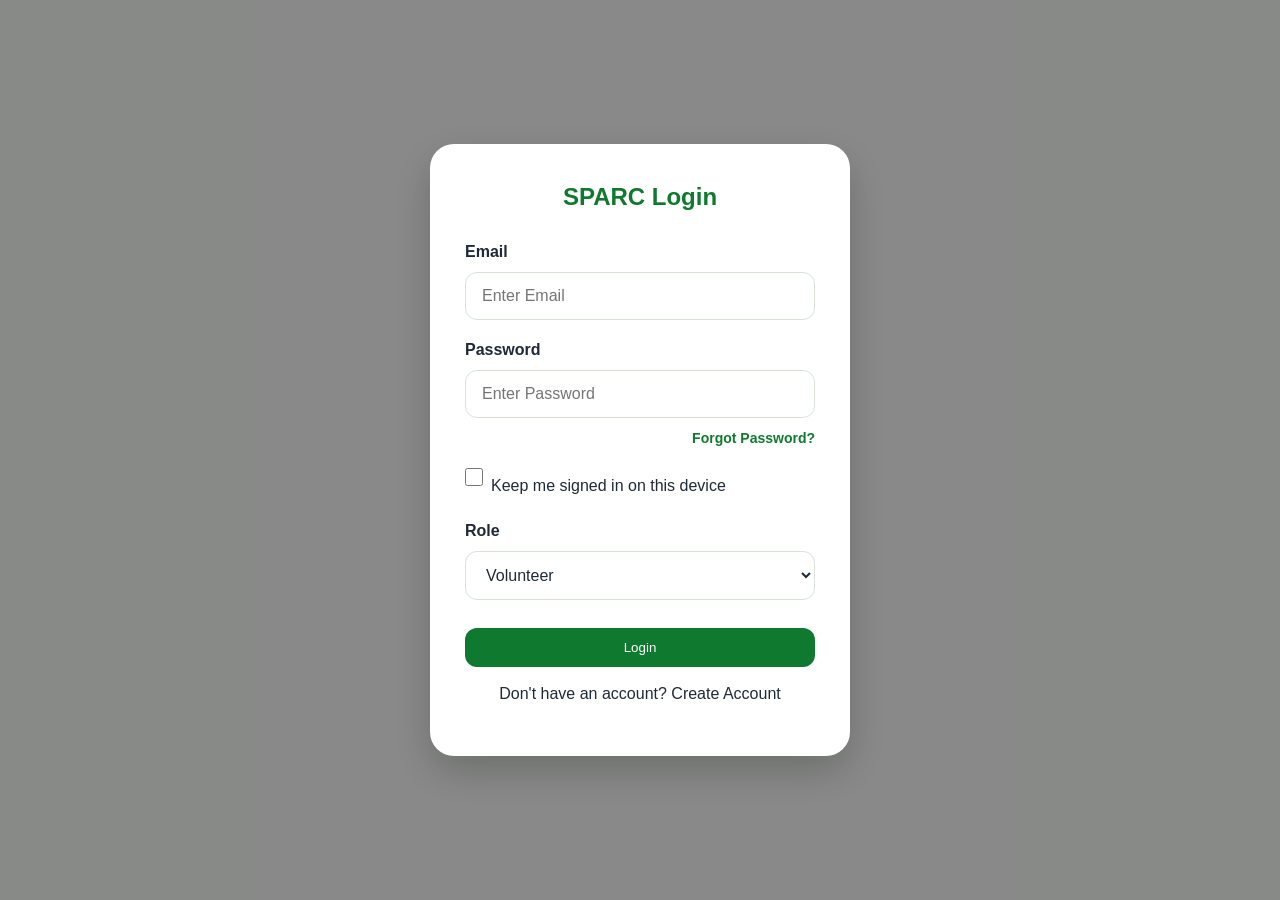
<file: index.html>
<!DOCTYPE html>
<html lang="en">
<head>
    <meta charset="UTF-8">
    <meta name="viewport" content="width=device-width, initial-scale=1.0">
    <title>SPARC</title>

    <script>
        // Check if user is already logged in
        const user = JSON.parse(localStorage.getItem("loggedInUser"));

        if (user) {
            window.location.replace("home.html");
        } else {
            window.location.replace("login.html");
        }
    </script>
</head>

<body>

</body>
</html>
</file>
<file: style.css>
* {
      margin: 0;
      padding: 0;
      box-sizing: border-box;
    }

    :root{
    /* Brand Colors */
    --primary:#0f7a2f;
    --secondary:#2563eb;
    /* Light Theme */
    --background:#f7faf7;
    --surface:#ffffff;
    --card:#ffffff;
    --border:#d9e2d9;
    --text:#1f2937;
    --subtext:var(--subtext)
    }

    html{
      scroll-behavior:smooth;
      overflow-x:hidden;
      width:100%;
    }

    body.dark-theme{
      --background:#111827;
      --surface:#1f2937;
      --card:#273549;
      --border:#374151;
      --text:#ffffff;
      --subtext:#cbd5e1;
    }

    body {
      font-family: 'Atkinson Hyperlegible Next', sans-serif;
      background: var(--background);
      color: var(--text);
      scroll-behavior: smooth;
      line-height: 1.5;
      transition:.35s;
      overflow-x: hidden;
    }

    a {
      text-decoration: none;
      color: inherit;
    }

    button {
      border: none;
      cursor: pointer;
      font-family: inherit;
    }

    input,
    select {
      font-family: inherit;
      outline: none;
    }

    .material-symbols-outlined {
      font-variation-settings:
      'FILL' 0,
      'wght' 400,
      'GRAD' 0,
      'opsz' 24;
    }

    .container {
      max-width: 1280px;
      margin: 0 auto;
      padding: 0 12px;
    }

    .section-padding {
      padding: 80px 0;
    }

    .text-center {
      text-align: center;
    }

    .card-hover {
      transition: 0.3s ease;
    }

    .card-hover:hover {
      transform: translateY(-5px);
    }

    /* NAVBAR */

    header {
      position: sticky;
      top: 0;
      z-index: 50;
      background:var(--surface);
      border-bottom: 1px solid var(--border);
      box-shadow: 0 1px 3px rgba(0,0,0,0.08);
    }

    .navbar {
      height: 64px;
      display: flex;
      align-items: center;
      justify-content: space-between;
    }

    .logo-area {
      display: flex;
      align-items: center;
      gap: 12px;
    }

    .logo-circle {
      width: 40px;
      height: 40px;
      border-radius: 50%;
      background: var(--primary);
      color: white;
      display: flex;
      align-items: center;
      justify-content: center;
      font-weight: bold;
    }

    .logo-title {
      font-size: 32px;
      font-weight: 700;
      color: var(--primary);
    }

    nav {
      display: flex;
      align-items: center;
      gap: 24px;
      font-weight: 500;
    }

    .navbar-actions{
      display:flex;
      align-items:center;
      gap:15px;
    }

    .hamburger{
      display:none;
      font-size:32px;
      cursor:pointer;
      color:var(--primary);
      user-select:none;
      font-weight:bold;
    }

    nav a:hover {
      color: var(--primary);
    }

    .primary-btn {
      background: var(--primary);
      color: white;
      padding: 12px 20px;
      border-radius: 12px;
      transition: 0.3s;
    }

    .primary-btn:hover {
      opacity: 0.9;
    }

    /* REGISTER */
    #registerModal{
      display:none;
    }

    /* LOGIN */
    .login-modal{
      position:fixed;
      inset:0;
      background:rgba(0,0,0,0.45);
      display:none;
      justify-content:center;
      align-items:center;
      z-index:999;
    }

    .login-box{
      width:420px;
      background:var(--card);
      border-radius:24px;
      padding:35px;
      position:relative;
      box-shadow:0 15px 40px rgba(0,0,0,.2);
    }

    .login-box h2{
      text-align:center;
      color:var(--primary);
      margin-bottom:25px;
    }

    .login-box input, .login-box select{
      margin-bottom:18px;
    }

    .login-btn{
      width:100%;
      margin-top:10px;
    }

    /* Forgot Password */
    .forgot-password{
      text-align:right;
      margin-top:-10px;
      margin-bottom:18px;
    }

    .forgot-password a{
      color:var(--primary);
      font-size:14px;
      font-weight:600;
      transition:.3s;
    }

    .forgot-password a:hover{
      text-decoration:underline;
    }

    /* Forgot Password Steps */
    #forgotStep1,
    #forgotStep2,
    #forgotStep3{
      animation:fadeIn .3s ease;
    }

    @keyframes fadeIn{
      from{
        opacity:0;
        transform:translateY(10px);
      }

      to{
        opacity:1;
        transform:translateY(0);
      }
    }

    .close-btn{
      position:absolute;
      right:18px;
      top:18px;
      cursor:pointer;
      font-size:22px;
    }

    #message{
      margin-top:15px;
      text-align:center;
    }

    /* PROFILE */
    .profile-menu{
      position:fixed;
      top:80px;
      left:30px;
      width:280px;
      background:var(--card);
      border-radius:24px;
      padding:28px;
      box-shadow: 0 20px 50px rgba(0,0,0,.20);
      z-index:10000;
      display:none;
      max-height:80vh;
      overflow-y:auto;
      backdrop-filter: blur(8px);
    }

    .blur-bg{
      filter: blur(2px);
      transition: 0.3s ease;
      pointer-events: none;
    }

    .profile-menu p{
      margin:14px 0;
      cursor:pointer;
      padding: 8px;
    }
    
    .profile-menu p:hover{
      background: #f0fdf4;
      cursor: pointer;
      border-radius: 6px;
    }

    .profile-menu hr{
      margin:15px 0;
    }

    .popup-modal{
      display:none;
      position:fixed;
      top:80;
      left:0;
      width:100%;
      height:100%;
      background:rgba(0,0,0,0.4);
      justify-content:center;
      align-items:center;
      z-index:9999;
    }

    .popup-box{
      background:var(--card);
      padding:20px;
      border-radius:10px;
      width:300px;
    } 

    .popup-box input{
      width:100%;
      padding:10px;
      margin:8px 0;
      border-radius:8px;
      border:1px solid #ccc;
    }

    /* BENEFICIARY AND JOB SUCCESS POPUPS */
    .success-popup {
      display: none;
      position: fixed;
      inset: 0;
      width: 100%;
      height: 100%;
      background: rgba(0, 0, 0, 0.55);
      justify-content: center;
      align-items: center;
      z-index: 99999;
    }

    .success-popup-box {
      background: var(--card);
      color: var(--text);
      width: 360px;
      max-width: 90%;
      padding: 35px;
      border-radius: 20px;
      text-align: center;
      box-shadow: 0 15px 40px rgba(0, 0, 0, 0.25);
    }

    .success-popup-icon {
      width: 65px;
      height: 65px;
      margin: 0 auto 18px;
      border-radius: 50%;
      background: #dcfce7;
      color: #0f7a2f;
      display: flex;
      justify-content: center;
      align-items: center;
      font-size: 35px;
      font-weight: bold;
    }

    .success-popup-box h2 {
      margin-bottom: 10px;
    }

    .success-popup-box p {
      margin-bottom: 22px;
      color: var(--subtext);
    }

    .success-popup-box button {
      background: var(--primary);
      color: white;
      padding: 10px 30px;
      border-radius: 10px;
      font-size: 16px;
    }

    .side-panel{
      position:fixed;
      top:64px;
      bottom:0;
      right:0;
      /* height:calc(100% - 64px); 
      right:-400px; */
      width:350px;
      max-width:90vw;
      background:var(--card);
      box-shadow:-4px 0 20px rgba(0,0,0,.2);
      transition:transform .3s ease;
      z-index:9999;
      padding:20px;
      transform:translateX(110%);
    }

    #panelContent{
      height:calc(100vh - 130px);
      overflow-y:auto;
      padding-right:8px;
    }

    .side-panel.active{
      transform:translateX(0);
    }

    .side-header{
      display:flex;
      justify-content:space-between;
      margin-bottom:20px;
    }

    /* HERO */

    .hero {
      background: linear-gradient(to right, var(--primary), #166534);
      color: white;
      padding: 96px 0 150px;
      
    }

    .hero-grid {
      display: grid;
      grid-template-columns: 1.5fr 1fr;
      gap: 50px;
      align-items: center;
    }

    .hero {
    position: relative;
    background: linear-gradient(135deg,#1b5e20,#43a047);
    overflow: hidden;
    }
    
    .hero-wave{
      position:absolute;
      bottom:-1px;
      left:50%;
      transform:translateX(-50%);
      width:100vw;
      height:180px;
    }

    .hero-wave svg{
      width:100%;
      height:100%;
      display:block;
    }  

    .hero h1 {
      font-size: 60px;
      line-height: 1.1;
      font-weight: 700;
      margin-bottom: 24px;
    }

    .hero p {
      font-size: 18px;
      line-height: 1.7;
      color: #d1fae5;
      margin-bottom: 32px;
    }

    .hero-buttons {
      display: flex;
      flex-wrap: wrap;
      gap: 16px;
    }

    .white-btn {
      background: white;
      color: var(--primary);
      padding: 9px 15px;
      border-radius: 12px;
      font-size: 18px;
    }

    .white-btn:hover {
      background: #f3f4f6;
    }

    .outline-btn {
      border: 1px solid white;
      color: white;
      padding: 9px 15px;
      border-radius: 12px;
      background: transparent;
      transition: 0.3s;
      font-size: 18px;
    }

    .outline-btn:hover {
      background: white;
      color: var(--primary);
    }

    .hero-stats {
      display: grid;
      grid-template-columns: repeat(2, 1fr);
      gap: 14px;
    }

    .glass-card {
      background: rgba(255,255,255,0.1);
      backdrop-filter: blur(12px);
      border-radius: 24px;
      padding: 16px;
    }

    .glass-card h3 {
      font-size: 30px;
      font-weight: bold;
    }

    .glass-card p {
      margin-top: 5px;
      margin-bottom: 0;
    }

    /* SECTION TITLES */

    .section-title {
      font-size: 48px;
      font-weight: 700;
      margin-bottom: 16px;
    }

    .section-subtitle {
      color: var(--subtext);
      max-width: 700px;
      margin: 0 auto;
      line-height: 1.7;
    }

    .section-margin {
      margin-bottom: 56px;
    }


    /* HOW SPARC WORKS */
    .how-sparc-section {
      padding: 90px 0;
      background: var(--background);
    }

    .sparc-steps {
      display: flex;
      align-items: stretch;
      justify-content: center;
      gap: 15px;
    }

    .sparc-step-card {
      position: relative;
      flex: 1;
      max-width: 270px;
      min-height: 300px;

      background: var(--card);
      border: 1px solid var(--border);
      border-radius: 24px;
      padding: 35px 25px;
      text-align: center;
      box-shadow: 0 5px 20px rgba(0,0,0,0.07);

      transition: transform 0.3s ease,
                  box-shadow 0.3s ease;
    }

    .sparc-step-card:hover {
      transform: translateY(-8px);
      box-shadow: 0 15px 35px rgba(0,0,0,0.12);
    }

    .step-number {
      position: absolute;
      top: 15px;
      right: 18px;
      width: 32px;
      height: 32px;
      display: flex;
      align-items: center;
      justify-content: center;
      border-radius: 50%;
      background: var(--primary);
      color: white;
      font-weight: bold;
    }

    .step-icon {
      width: 75px;
      height: 75px;
      margin: 10px auto 22px;
      display: flex;
      justify-content: center;
      align-items: center;
      border-radius: 50%;
      background: #dcfce7;
      color: var(--primary);
    }

    .step-icon span {
      font-size: 40px;
    }

    .sparc-step-card h3 {
      font-size: 22px;
      margin-bottom: 12px;
      color: var(--text);
    }

    .sparc-step-card p {
      color: var(--subtext);
      line-height: 1.7;
    }

    .step-arrow {
      display: flex;
      align-items: center;
      justify-content: center;
      color: var(--primary);
      font-size: 35px;
      font-weight: bold;
    }

    .sparc-get-started {
      text-align: center;
      margin-top: 45px;
    }

    .sparc-get-started button {
      font-size: 17px;
      padding: 14px 30px;
    }

    /* DARK MODE */
    body.dark-theme .sparc-step-card {
      background: var(--card);
      border-color: var(--border);
    }

    body.dark-theme .step-icon {
      background: #1f3a2e;
      color: #4ade80;
    }

    /* MOBILE RESPONSIVE */
    @media (max-width: 900px) {
      .sparc-steps {
        flex-direction: column;
        align-items: center;
      }

      .sparc-step-card {
        width: 100%;
        max-width: 500px;
      }

      .step-arrow {
        transform: rotate(90deg);
        height: 40px;
      }
    }


    /* ROLE GRID */
    .role-grid {
      display: grid;
      grid-template-columns: repeat(5, 1fr);
      gap: 24px;
    }

    .role-card {
      background:var(--card);
      border: 1px solid var(--border);
      transition:.3s;
      border-radius: 24px;
      padding: 24px;
      text-align: center;
      box-shadow: 0 1px 3px rgba(0,0,0,0.06);
    }

    .role-card span {
      font-size: 56px;
      color: var(--primary);
    }

    .role-card h3 {
      margin-top: 16px;
      font-size: 24px;
      font-weight: 600;
    }

    .role-card p {
      margin-top: 8px;
      color: var(--subtext);
    }

    /* DASHBOARD */

    .white-section {
      background:var(--background);
      transition:.3s;
    }

    .dashboard-top {
      display: flex;
      align-items: center;
      justify-content: space-between;
      margin-bottom: 40px;
    }

    .dashboard-top h2 {
      font-size: 48px;
      font-weight: 700;
    }

    .dashboard-top p {
      margin-top: 8px;
      color: var(--subtext);
    }

    .dashboard-header-right{
      display:flex;
      align-items:center;
      gap:15px;
    }

    .dashboard-close{
      width:36px;
      height:36px;
      display:flex;
      justify-content:center;
      align-items:center;
      border-radius:50%;
      background:#f3f4f6;
      color:#444;
      font-size:22px;
      font-weight:bold;
      cursor:pointer;
      transition:0.3s;
    }

    .dashboard-close:hover{
      background:#ef4444;
      color:white;
    }

    .dashboard-grid {
      display: grid;
      grid-template-columns: repeat(3, 1fr);
      gap: 24px;
    }

    .dashboard-header{
      display:flex;
      justify-content:space-between;
      align-items:center;
      background:var(--card);
      border:1px solid var(--border);
      padding:25px;
      border-radius:18px;
      margin-bottom:20px;
      box-shadow:0 4px 12px rgba(0,0,0,.08);
    }

    .welcome-section h2{
      margin:0;
      color:#0f7a2f;
    }

    .dashboard-role{
      font-weight:600;
      color:#666;
      margin-top:10px;
    }

    .dashboard-message{
      color:#666;
      margin-top:10px;
      font-style:italic;
      font-size:15px;
    }

    .dashboard-badge{
      background:#d1fae5;
      color:#065f46;
      padding:10px 18px;
      border-radius:30px;
      font-weight:bold;
    }

    .summary-grid{
      display:grid;
      grid-template-columns:repeat(2,1fr);
      gap:20px;
      margin-bottom:25px;
    }

    .summary-card{
      background:var(--card);
      border:1px solid var(--border);
      padding:20px;
      border-radius:18px;
      text-align:center;
      box-shadow:0 4px 12px rgba(0,0,0,.08);
    }

    .dashboard-section-title{
      margin-bottom:20px;
      color:var(--primary);
      font-size:26px;
      font-weight:bold;
    }

    .summary-card h2{
      margin:10px 0;
      color:#0f7a2f;
    }

    .dashboard-card {
      border-radius: 24px;
      padding: 32px;
    }

    .dashboard-chart{
      background:var(--card);
      border:1px solid var(--border);
      padding:25px;
      border-radius:18px;
      box-shadow:0 4px 12px rgba(0,0,0,.08);
      margin-top:25px;
    }

    #chartContainer{
      max-width:700px;
      margin:auto;
    }

    .dashboard-actions{
      background:var(--card);
      border:1px solid var(--border);
      padding:25px;
      border-radius:18px;
      margin-top:25px;
      box-shadow:0 4px 12px rgba(0,0,0,.08);
    }

    .dashboard-actions button{
      margin:8px;
    }

    .dashboard-card p {
      color: var(--subtext);
    }

    .dashboard-card h3 {
      margin-top: 16px;
      font-weight: bold;
    }

    .dashboard-list-item{
      padding:12px;
      border-bottom:1px solid #eee;
    }

    .dashboard-list-item:last-child{
      border-bottom:none;
    }

    .dashboard-list-item strong{
      color:#222;
    }

    .dashboard-list-item small{
      color:#777;
    }

    .view-all-link{
      text-align:right;
      margin-top:15px;
      color:var(--primary);
      cursor:pointer;
      font-weight:bold;
    }

    .view-all-link:hover{
      text-decoration:underline;
    }

    .green-box {
      background: #f0fdf4;
      border: 1px solid #dcfce7;
    }

    .blue-box {
      background: #eff6ff;
      border: 1px solid #dbeafe;
    }

    .yellow-box {
      background: #fefce8;
      border: 1px solid #fef08a;
    }

    /* DASHBOARD LOADER */

    .dashboard-loader{
      position:fixed;
      inset:0;
      background:var(--background);
      display:flex;
      justify-content:center;
      align-items:center;
      z-index:999999;
    }

    .loader-box{
      text-align:center;
    }

    .loader-logo{
      width:70px;
      height:70px;
      margin:auto;
      font-size:32px;
    }

    .loader-box h2{
      margin-top:18px;
      color:var(--primary);
      font-size:36px;
    }

    .loader-box p{
      margin-top:18px;
      color:var(--subtext);
    }

    .loader-spinner{
      width:45px;
      height:45px;
      margin:25px auto;
      border:5px solid #d1d5db;
      border-top:5px solid var(--primary);
      border-radius:50%;
      animation:spin .8s linear infinite;
    }

    /* OTP Loading Popup */

    #loadingModal{
      display:none;
      z-index:100000;
    }

    #loadingModal .success-popup-box{
      width:380px;
    }

    #loadingTitle{
      margin-top:20px;
      color:var(--primary);
    }

    #loadingSteps{
      margin-top:20px;
      text-align:left;
    }

    #loadingSteps p{
      margin:12px 0;
      color:var(--text);
      font-size:15px;
      line-height:1.5;
    }

    #loadingTitle{
      margin-top:20px;
      color:var(--primary);
      font-size:24px;
      text-align:center;
    }

    /* MANAGE USERS PAGE */
    .manage-user-stats {
      display: grid;
      grid-template-columns: repeat(auto-fit, minmax(180px, 1fr));
      gap: 20px;
      margin-bottom: 30px;
    }

    #userSearch {
      width: 100%;
      max-width: 450px;
      padding: 12px 16px;
      font-size: 15px;
      border: 1px solid #d6d6d6;
      border-radius: 10px;
      outline: none;
      transition: 0.3s;
    }

    #userSearch:focus {
      border-color: var(--primary);
      box-shadow: 0 0 8px rgba(0, 0, 0, 0.08);
    }

    .clickable-card{
      cursor:pointer;
      transition:.3s;
    }

    .clickable-card:hover{
      transform:translateY(-6px);
      box-shadow:0 10px 25px rgba(0,0,0,.12);
      border-color:var(--primary);
    }

    .clickable-card.active{
      border:2px solid var(--primary);
      transform:translateY(-4px);
      box-shadow:0 10px 20px rgba(0,0,0,.12);
    }


    /* USERS TABLE */
    .users-table {
      width: 100%;
      table-layout: auto;
      border-collapse: collapse;
      background: #fff;
      border-radius: 15px;
      overflow: hidden;
      box-shadow: 0 6px 18px rgba(0, 0, 0, 0.08);
    }

    .users-table thead {
      background: var(--primary);
      color: white;
    }

    .users-table th,
    .users-table td {
      padding: 16px;
      text-align: left;
      border-bottom: 1px solid #ececec;
    }

    .users-table tbody tr {
      transition: 0.25s;
    }

    .users-table tbody tr:hover {
      background: #f8f9fc;
    }

    .users-table th {
      font-weight: 600;
      letter-spacing: .3px;
    }


    /* STATUS BADGE */
    .status-badge {
      display: inline-block;
      padding: 6px 12px;
      border-radius: 50px;
      font-size: 13px;
      font-weight: 600;
    }

    .active-status{
      background:#dcfce7;
      color:#15803d;
    }

    .inactive-status{
      background:#fee2e2;
      color:#dc2626;
    }

    /* DELETE BUTTON */
    .delete-btn {
      border: none;
      background: #e53935;
      color: white;
      padding: 9px 18px;
      border-radius: 8px;
      cursor: pointer;
      transition: 0.25s;
      font-weight: 600;
    }

    .delete-btn:hover {
      background: #c62828;
      transform: translateY(-2px);
    }


    /* PAGINATION */
    #pagination {
      margin-top: 30px;
      display: flex;
      justify-content: center;
      align-items: center;
      gap: 18px;
      flex-wrap: wrap;
    }

    #pagination span {
      font-weight: 600;
    }

    /* RESPONSIVE */
    @media (max-width: 992px) {
      .users-table {
        display: block;
        overflow-x: auto;
        white-space: nowrap;
      } 
    }

    @media (max-width: 768px) {
      .manage-user-stats {
        grid-template-columns: repeat(2, 1fr);
      }

      #userSearch {
        max-width: 100%;
      }
    }

    @media (max-width: 576px) {
      .manage-user-stats {
        grid-template-columns: 1fr;
      }

      .users-table th,
      .users-table td {
        padding: 12px;
        font-size: 14px;
      }

      .delete-btn {
        width: 100%;
      }
    }

    @keyframes spin{
      from{
        transform:rotate(0deg);
      }
      to{
        transform:rotate(360deg);
      }
    }

    /* Search + Status Filter */
    .user-search-bar{
      display:flex;
      justify-content:space-between;
      align-items:center;
      gap:20px;
      flex-wrap:wrap;
    }

    .user-search-bar input{
      flex:1;
      min-width:280px;
    }

    .status-filter{
      display:flex;
      gap:10px;
    }

    .status-filter .primary-btn{
      min-width:90px;
    }

    .status-filter .primary-btn.active{
      background:var(--primary);
      color:#fff;
      border:2px solid var(--primary);
    }

    /* MANAGE USERS - DARK THEME */
    body.dark-theme #userSearch{
      background:#1f2937;
      color:#ffffff;
      border:1px solid #4b5563;
    }

    body.dark-theme #userSearch::placeholder{
      color:#bdbdbd;
    }

    body.dark-theme .users-table{
      background:#1f2937;
      color:#ffffff;
    }

    body.dark-theme .users-table thead{
      background:#0f766e;
    }

    body.dark-theme .users-table tbody tr{
      border-bottom:1px solid #374151;
    }

    body.dark-theme .users-table tbody tr:hover{
      background:#2d3748;
    }

    body.dark-theme .status-badge{
      background:#14532d;
      color:#bbf7d0;
    }

    body.dark-theme .clickable-card{
      background:#1f2937;
      color:#ffffff;
    }

    body.dark-theme .clickable-card.active{
      border:2px solid var(--primary);
      box-shadow:0 8px 20px rgba(20,184,166,.35);
    }

    body.dark-theme .dashboard-actions{
      background:#1f2937;
      color:#ffffff;
    }

    body.dark-theme #pagination span{
      color:#ffffff;
    }

    /* FORMS */

    .form-box {
      background:var(--card);
      border: 1px solid var(--border);
      border-radius: 32px;
      padding: 32px;
      box-shadow: 0 1px 3px rgba(0,0,0,0.06);
    }

    .form-grid {
      display: grid;
      grid-template-columns: repeat(2, 1fr);
      gap: 24px;
    }

    label {
      display: block;
      font-weight: 600;
      margin-bottom: 8px;
    }

    input,
    select {
      width: 100%;
      border: 1px solid var(--border);
      border-radius: 12px;
      padding: 14px 16px;
      font-size: 16px;
      background:var(--surface);
      color:var(--text);
    }

   
    /* JOBS */
    .jobs-grid {
      display: grid;
      grid-template-columns: repeat(3, 1fr);
      gap: 24px;
    }

    .job-card {
      background:var(--card);
      border: 1px solid var(--border);
      border-radius: 24px;
      padding: 32px;
    }

    .job-card span {
      font-size: 56px;
      color: var(--primary);
    }

    .job-card h3 {
      font-size: 32px;
      font-weight: bold;
      margin-top: 16px;
    }

    .job-card p {
      margin-top: 12px;
      color: var(--subtext);
    }


    /* IMPACT */
    .impact-grid {
      display: grid;
      grid-template-columns: repeat(4, 1fr);
      gap: 24px;
    }

    .impact-card {
      border-radius: 24px;
      padding: 32px;
    }

    .impact-card p {
      color: var(--subtext);
    }

    .impact-card h3 {
      font-size: 48px;
      font-weight: bold;
      margin-top: 16px;
    }

    .impact-green {
      background: #f0fdf4;
      border: 1px solid #dcfce7;
    }

    .impact-blue {
      background: #eff6ff;
      border: 1px solid #dbeafe;
    }

    .impact-yellow {
      background: #fefce8;
      border: 1px solid #fef08a;
    }

    .impact-red {
      background: #fef2f2;
      border: 1px solid #fecaca;
    }

    /* FOOTER */

    footer {
      background: var(--primary);
      color: white;
      padding: 48px 0;
      margin-top: 0;
    }

    .footer-grid {
      display: grid;
      grid-template-columns: repeat(3, 1fr);
      gap: 40px;
    }

    .footer-grid h2 {
      font-size: 36px;
      font-weight: bold;
    }

    .footer-grid h3 {
      font-size: 24px;
      font-weight: 600;
      margin-bottom: 16px;
    }

    .footer-grid p,
    .footer-grid li {
      color: #d1fae5;
      line-height: 1.8;
    }

    .footer-bottom {
      text-align: center;
      margin-top: 40px;
      font-size: 14px;
      color: #d1fae5;
    }

    /* DARK MODE */
    body.dark-theme .green-box,
    body.dark-theme .blue-box,
    body.dark-theme .yellow-box,
    body.dark-theme .impact-green,
    body.dark-theme .impact-blue,
    body.dark-theme .impact-yellow,
    body.dark-theme .impact-red{
      background:var(--card);
      border:1px solid var(--border);
    }

    body.dark-theme .summary-card h2,
    body.dark-theme .dashboard-card h3,
    body.dark-theme .impact-card h3{
      color:#4ade80;
    }

    body.dark-theme .dashboard-list-item{
      border-color:#374151;
    }

    body.dark-theme .dashboard-close{
      background:#374151;
      color:white;
    }

    body.dark-theme .dashboard-header,
    body.dark-theme .dashboard-chart,
    body.dark-theme .dashboard-actions,
    body.dark-theme .summary-card,
    body.dark-theme .job-card,
    body.dark-theme .impact-card{
      color:var(--text);
    }

    body.dark-theme .role-card{
      background:var(--card);
      color:var(--text);
    }

    body.dark-theme .role-card p{
      color:var(--subtext);
    }


    .home-image{
      display:block;
      width:100%;
      height:auto;
      margin:0;
      padding:0;
    }

    /* Hide navbar links on all pages except Home */
    body.no-navbar-links nav{
      display:none;
    }

    #mainContent{
      opacity:1;
      transition:opacity .35s ease;
    }

    /* RESPONSIVE */
    @media (max-width: 1024px) {
      .hero{
        padding:96px 0 130px;
      }

      .role-grid {
        grid-template-columns: repeat(2, 1fr);
      }

      .impact-grid {
        grid-template-columns: repeat(2, 1fr);
      }

      .jobs-grid {
        grid-template-columns: 1fr;
      }
    }

    @media (max-width: 768px) {
      header{
        position:relative;
      }

      .navbar{
        height:58px;
      }

      .logo-title{
        font-size:27px;
      }

      #navbar{
        display:none;
        position:absolute;
        top:58px;
        left:0;
        width:100%;
        background:var(--surface);
        flex-direction:column;
        align-items:flex-start;
        /* gap:0; */
        box-shadow:0 8px 20px rgba(0,0,0,.15);
        z-index:999;
      }

      #navbar a{
        width:100%;
        padding:18px 24px;
        border-bottom:1px solid var(--border);
      }

      #navbar.show{
        display:flex;
      }

      .hamburger{
        display:block;
        font-size:30px;
        cursor:pointer;
      }

      .hero-grid,
      .dashboard-grid,
      .form-grid,
      .footer-grid,
      .impact-grid,
      .role-grid,
      .jobs-grid {
        grid-template-columns: 1fr;
        gap:18px;
      }

      .hero{
        padding:60px 0 95px;
      }

      .hero-wave{
        height:70px;
      }

      .hero-wave svg{
        display:block;
      }

      .hero h1 {
        font-size:32px;
        text-align:center;
      }

      .hero h4{
        text-align:center;
      }

      .hero-buttons{
        justify-content:center;
      }

      .section-title,
      .dashboard-top h2 {
        font-size: 30px;
      }

      .section-padding{
        padding:45px 0;
      }

      .login-box{
        width:92%;
        padding:24px;
      }

      .success-popup-box{
        width:92%;
        padding:24px;
      }

      .profile-menu{
        width:240px;
        left:12px;
        top:68px;
      }

      .dashboard-top {
        flex-direction: column;
        align-items: flex-start;
        gap: 20px;
      }

      .primary-btn{
        padding:10px 16px;
        font-size:15px;
      }

      .white-btn,
      .outline-btn{
        font-size:16px;
        padding:8px 14px;
      }

      .role-card{
        padding:18px;
      }

      .role-card span{
        font-size:46px;
      }

      .role-card h3{
        font-size:20px;
      }

      .job-card{
        padding:20px;
      }

      .form-box{
        padding:20px;
      }

      .dashboard-card{
        padding:22px;
      }

      .summary-card{
        padding:16px;
      }

      input,
      select{
        padding:11px 14px;
        font-size:15px;
      }

      label{
        margin-bottom:5px;
        font-size:15px;
      }

      .dashboard-section-title{
        font-size:22px;
      }

      .dashboard-badge{
        padding:8px 14px;
        font-size:14px;
      }

      .summary-card h2{
        font-size:26px;
      }

      .job-card h3{
        font-size:24px;
      }

      .job-card span{
        font-size:44px;
      }

      .impact-card{
        padding:20px;
      }

      .impact-card h3{
        font-size:34px;
      }

      footer{
        padding:35px 0;
      }

      .footer-grid h2{
        font-size:28px;
      }

      .footer-grid h3{
        font-size:20px;
      }
    }

    .home-image{
      display:block;
      width:100%;
      height:auto;
      margin:0;
      padding:0;
    }

    /* Hide navbar links on all pages except Home */
    body.no-navbar-links nav{
      display:none;
    }

    /* FORGOT PASSWORD */
    .forgot-password{
      text-align:right;
      margin-top:-10px;
      margin-bottom:18px;
    }

    .forgot-password a{
      color:var(--primary);
      text-decoration:none;
      font-size:14px;
      font-weight:600;
      transition:.25s;
    }

    .forgot-password a:hover{
      text-decoration:underline;
    }


    /* ALERT POPUP */
    .success-popup{
      display:none;
      position:fixed;
      inset:0;
      background:rgba(0,0,0,.55);
      justify-content:center;
      align-items:center;
      z-index:999999;
    }

    .success-popup-box{
      width:380px;
      max-width:92%;
      background:var(--card);
      border-radius:22px;
      padding:35px;
      text-align:center;
      animation:popupScale .25s ease;
      box-shadow:0 20px 45px rgba(0,0,0,.22);
    }

    .success-popup-icon{
      width:70px;
      height:70px;
      margin:auto;
      border-radius:50%;
      display:flex;
      justify-content:center;
      align-items:center;
      font-size:34px;
      font-weight:bold;
      color:white;
      background:#16a34a;
    }

    .success-popup-box h2{
      margin-top:18px;
      margin-bottom:10px;
    }

    .success-popup-box p{
      color:#666;
      margin-bottom:25px;
      line-height:1.6;
    }

    .success-popup-box button{
      width:100%;
    }

    /* FORGOT PASSWORD MODAL */
    #forgotPasswordModal .login-box{
      width:430px;
    }

    #forgotPasswordModal input{
      margin-bottom:18px;
    }

    /* POPUP ANIMATION */
    @keyframes popupScale{
      from{
        transform:scale(.8);
        opacity:0;
      }

      to{
        transform:scale(1);
        opacity:1;
      }
    }

    body.dark-theme .success-popup-box{
      background:#1f2937;
      color:white;
    }

    body.dark-theme .success-popup-box p{
      color:#d1d5db;
    }

    body.dark-theme .forgot-password a{
      color:#4ade80;
    }


    /* ==========================================
    FOOD DONATION MANAGEMENT
    ========================================== */
    .donation-cards-container {
      width: min(1100px, 92%);
      margin: 0 auto;
      display: grid;
      grid-template-columns: repeat(
        auto-fit,
        minmax(300px, 1fr)
      );
      gap: 24px;
    }

    .donation-card {
      background: var(--card);
      border: 1px solid var(--border);
      border-radius: 18px;
      padding: 24px;
      box-shadow: 0 8px 24px rgba(0,0,0,0.06);
      transition: transform 0.2s ease,
                box-shadow 0.2s ease;
    }

    .donation-card:hover {
      transform: translateY(-3px);
      box-shadow: 0 12px 30px rgba(0,0,0,0.10);
    }

    .donation-card-header {
      display: flex;
      justify-content: space-between;
      align-items: flex-start;
      gap: 15px;
      margin-bottom: 20px;
    }

    .donation-card-header h3 {
      margin: 0 0 5px;
    }

    .donation-id {
      font-size: 13px;
      opacity: 0.65;
    }

    .status-badge {
      display: inline-flex;
      align-items: center;
      padding: 6px 11px;
      border-radius: 20px;
      font-size: 12px;
      font-weight: 700;
      white-space: nowrap;
    }

    .status-available {
      background: #dcfce7;
      color: #166534;
    }

    .status-assigned {
      background: #fef3c7;
      color: #92400e;
    }

    .status-picked {
      background: #dbeafe;
      color: #1e40af;
    }

    .status-delivery {
      background: #ede9fe;
      color: #6b21a8;
    }

    .status-completed {
      background: #dcfce7;
      color: #166534;
    }

    .donation-details {
      display: flex;
      flex-direction: column;
      gap: 12px;
      margin-bottom: 20px;
    }

    .donation-details > div {
      display: flex;
      align-items: center;
      gap: 10px;
    }

    .donation-details
    .material-symbols-outlined {
      font-size: 20px;
    }

    .donation-action-btn {
      width: 100%;
      display: flex;
      align-items: center;
      justify-content: center;
      gap: 8px;
    }

    .donation-action-btn:disabled {
      opacity: 0.7;
      cursor: default;
    }

    .donation-empty {
      grid-column: 1 / -1;
      text-align: center;
      padding: 40px 20px;
      border: 1px dashed var(--border);
      border-radius: 18px;
      opacity: 0.75;
    }

    .donation-empty
    .material-symbols-outlined {
      font-size: 40px;
      display: block;
      margin-bottom: 10px;
    }

    .donation-progress {
      display: flex;
      flex-direction: column;
      gap: 10px;
      margin: 20px 0;
      padding: 15px;
      border-radius: 12px;
      background: var(--background);
    }

    .progress-step {
      display: flex;
      align-items: center;
      gap: 10px;
      font-size: 13px;
      opacity: 0.45;
    }

    .progress-step.completed {
      opacity: 1;
      font-weight: 600;
    }

    .progress-dot {
      width: 22px;
      height: 22px;
      border-radius: 50%;

      /* Incomplete step */
      border: 2px solid #d1d5db;
      background: #ffffff;
      color: transparent;

      display: inline-flex;
      align-items: center;
      justify-content: center;

      font-size: 12px;
      font-weight: 700;

      flex-shrink: 0;
    }

    /* Completed step */
    .progress-step.completed .progress-dot {
      background: var(--primary);
      border-color: var(--primary);
      color: #ffffff;
    }

    .donation-completed {
      display: flex;
      align-items: center;
      justify-content: center;
      gap: 8px;
      padding: 12px;
      border-radius: 10px;
      background: #dcfce7;
      color: #166534;
      font-weight: 700;
    }

    /* ==========================================
    MOBILE
    ========================================== */
    @media (max-width: 600px) {
      .donation-cards-container {
        width: 94%;
        grid-template-columns: 1fr;
      }

      .donation-card {
        padding: 18px;
      }

      .donation-card-header {
        flex-direction: column;
      }

      .status-badge {
        align-self: flex-start;
      }
    }


    /* ==========================================
    DONATION COMPLETION FORM */
    .completion-form {
      grid-column: 1 / -1;
      background: var(--card);
      border: 1px solid var(--border);
      border-radius: 18px;
      padding: 28px;
      margin-bottom: 24px;
      box-shadow:
        0 8px 24px rgba(0,0,0,0.06);
    }

    .completion-form-header {
      display: flex;
      justify-content: space-between;
      align-items: center;
      gap: 15px;
      margin-bottom: 24px;
    }

    .completion-form-header h3 {
      margin: 0;
    }

    .completion-form-header span {
      font-size: 13px;
      opacity: 0.65;
    }

    .completion-form label {
      display: block;
      margin-top: 18px;
      margin-bottom: 8px;
      font-weight: 600;
    }

    .completion-form select,
    .completion-form textarea {
      width: 100%;
      padding: 12px 14px;
      border: 1px solid var(--border);
      border-radius: 10px;
      background: var(--background);
      color: var(--textmain);
      font-family: inherit;
      font-size: 14px;
      outline: none;
    }

    .completion-form textarea {
      resize: vertical;
    }

    .completion-form select:focus,
    .completion-form textarea:focus {
      border-color: var(--primary);
    }

    .proof-preview {
      margin-top: 15px;
      padding: 15px;
      border: 1px dashed var(--border);
      border-radius: 12px;
      text-align: center;
      opacity: 0.8;
    }

    .proof-image {
      display: block;
      width: min(100%, 350px);
      max-height: 250px;
      object-fit: cover;
      margin: 0 auto 10px;
      border-radius: 12px;
    }

    .completion-actions {
      display: flex;
      justify-content: flex-end;
      gap: 12px;
      margin-top: 25px;
    }

    @media (max-width: 600px) {
      .completion-form {
        padding: 20px;
      }

      .completion-form-header {
        flex-direction: column;
        align-items: flex-start;
      }

      .completion-actions {
        flex-direction: column;
      }

      .completion-actions button {
        width: 100%;
      }
    }

    .proof-preview {
      margin-top: 15px;
      text-align: center;
    }

    .proof-image {
      width: 180px;
      max-width: 100%;
      height: 130px;
      object-fit: cover;
      border-radius: 10px;
      border: 1px solid var(--border);
      display: block;
      margin: 0 auto 8px;
    }

    .proof-preview p {
      margin: 5px 0;
      font-size: 14px;
      font-weight: 600;
    }

    /* ==========================================
    ADMIN DONATION MANAGEMENT */
    #adminDonationManagement {
      margin-top: 40px;
    }

    #adminDonationList {
      margin-top: 20px;
    }

    #adminDonationList .donation-card {
      margin-bottom: 20px;
    }

    #adminDonationList .donation-details {
      display: grid;
      gap: 12px;
    }

    #adminDonationList .donation-details > div {
      padding: 4px 0;
    }

    #adminDonationList .primary-btn {
      display: inline-flex;
      align-items: center;
      justify-content: center;
      text-decoration: none;
      margin-top: 6px;
    }

    /* ==========================================
    MY DONATIONS NAVIGATION BUTTONS */
    .donation-navigation-actions {
      display: flex;
      justify-content: center;
      align-items: center;
      gap: 14px;
      margin-top: 40px;
      flex-wrap: wrap;
    }

    /* Back to Food Donation */
    .donation-back-btn {
      display: inline-flex;
      align-items: center;
      justify-content: center;
      gap: 8px;
      padding: 12px 22px;
      background: transparent;
      color: var(--primary);
      border: 2px solid var(--primary);
      border-radius: 12px;
      font-family: inherit;
      font-size: 15px;
      font-weight: 600;
      cursor: pointer;
      text-decoration: none;
      transition: all 0.25s ease;
    }

    .donation-back-btn:hover {
      background: var(--primary);
      color: white;
      transform: translateY(-2px);
      box-shadow: 0 6px 16px rgba(15, 122, 47, 0.18);
    }

    /* Available Donations */
    .donation-available-btn {
      display: inline-flex;
      align-items: center;
      justify-content: center;
      gap: 8px;
      padding: 12px 22px;
      background: var(--primary);
      color: white;
      border: 2px solid var(--primary);
      border-radius: 12px;
      font-family: inherit;
      font-size: 15px;
      font-weight: 600;
      cursor: pointer;
      text-decoration: none;
      transition: all 0.25s ease;
    }

    .donation-available-btn:hover {
      opacity: 0.9;
      transform: translateY(-2px);
      box-shadow: 0 6px 16px rgba(15, 122, 47, 0.18);
    }

    /* ==========================================
    MOBILE
    ========================================== */
    @media (max-width: 600px) {
      .donation-navigation-actions {
        width: 94%;
        margin: 30px auto 0;
        flex-direction: column;
        gap: 12px;
      }

      .donation-back-btn,
      .donation-available-btn {
        width: 100%;
        max-width: 360px;
        padding: 13px 18px;
        font-size: 15px;
      }
    }

    /* ==========================================
    FOOD DONATION NAVIGATION BUTTONS
    ========================================== */
    .donation-page-actions {
      display: flex;
      justify-content: center;
      align-items: center;
      gap: 14px;
      flex-wrap: wrap;
      margin: 40px auto 20px;
    }

    /* ==========================================
    TAKE RESPONSIBILITY */
    .donation-take-btn {
      width: 100%;
      min-height: 52px;
      display: flex;
      align-items: center;
      justify-content: center;
      gap: 9px;
      padding: 13px 20px;
      background: var(--primary);
      color: #ffffff;
      border: 2px solid var(--primary);
      border-radius: 12px;
      font-family: inherit;
      font-size: 15px;
      font-weight: 600;
      cursor: pointer;
      transition: all 0.25s ease;
    }

    .donation-take-btn:hover {
      transform: translateY(-2px);
      box-shadow: 0 6px 16px rgba(15, 122, 47, 0.20);
      opacity: 0.92;
    }

    /* ==========================================
    MY DONATIONS */
    .donation-my-btn {
      display: inline-flex;
      align-items: center;
      justify-content: center;
      gap: 8px;
      min-height: 46px;
      padding: 11px 20px;
      background: var(--primary);
      color: #ffffff;
      border: 2px solid var(--primary);
      border-radius: 12px;
      font-family: inherit;
      font-size: 15px;
      font-weight: 600;
      cursor: pointer;
      text-decoration: none;
      transition: all 0.25s ease;
    }

    .donation-my-btn:hover {
      background: transparent;
      color: var(--primary);
      transform: translateY(-2px);
    }

    /* ==========================================
    BACK TO FOOD DONATION */
    .donation-back-btn {
      display: inline-flex;
      align-items: center;
      justify-content: center;
      gap: 8px;
      min-height: 46px;
      padding: 11px 20px;
      background: #ffffff;
      color: var(--primary);
      border: 2px solid var(--primary);
      border-radius: 12px;
      font-family: inherit;
      font-size: 15px;
      font-weight: 600;
      cursor: pointer;
      text-decoration: none;
      transition: all 0.25s ease;
    }

    .donation-back-btn:hover {
      background: var(--primary);
      color: #ffffff;
      transform: translateY(-2px);
      box-shadow: 0 6px 16px rgba(15, 122, 47, 0.18);
    }

    /* ==========================================
    AVAILABLE DONATIONS */
    .donation-available-btn {
      display: inline-flex;
      align-items: center;
      justify-content: center;
      gap: 8px;
      min-height: 46px;
      padding: 11px 20px;
      background: var(--primary);
      color: #ffffff;
      border: 2px solid var(--primary);
      border-radius: 12px;
      font-family: inherit;
      font-size: 15px;
      font-weight: 600;
      cursor: pointer;
      text-decoration: none;
      transition: all 0.25s ease;
    }

    .donation-available-btn:hover {
      background: #ffffff;
      color: var(--primary);
      transform: translateY(-2px);
    }

    /* ==========================================
    MOBILE */
    @media (max-width: 600px) {
      .donation-page-actions {
        width: 94%;
        flex-direction: column;
        gap: 12px;
      }

      .donation-back-btn,
      .donation-available-btn,
      .donation-my-btn {
        width: 100%;
        max-width: 360px;
      }
    }


    /* ============================================================
    SPARC LIVELIHOOD JOB MODULE */
    .livelihood-pathways {
      display: grid;
      grid-template-columns: repeat(2, 1fr);
      gap: 24px;
      margin: 30px 0;
    }

    .livelihood-path {
      display: flex;
      align-items: flex-start;
      gap: 18px;
      text-align: left;
      padding: 24px;
      border: 2px solid #e5e7eb;
      border-radius: 18px;
      background: #ffffff;
      cursor: pointer;
      transition: 0.25s ease;
    }

    .livelihood-path:hover {
      transform: translateY(-3px);
    }

    .livelihood-path.active {
      border-color: #16a34a;
      box-shadow: 0 8px 24px rgba(0,0,0,0.08);
    }

    .livelihood-path span {
      font-size: 34px;
    }

    .livelihood-path h3 {
      margin: 0 0 8px;
    }

    .livelihood-path p {
      margin: 0;
      line-height: 1.5;
    }

    .job-role-controls{
      display:flex;
      justify-content:center;
      align-items:center;
      gap:12px;
      margin:25px 0 35px;
      flex-wrap:wrap;
    }

    .control-section-title{
      width:100%;

      display:flex;
      align-items:center;
      justify-content:center;
      gap:8px;

      margin-bottom:4px;

      color:var(--primary);
      font-size:18px;
      font-weight:700;
    }

    .control-section-title
    .material-symbols-outlined{
      font-size:21px;
    }

    .job-role-controls button{
      min-height:46px;
      padding:10px 17px;
      border-radius:12px;
      white-space:nowrap;

      transition:
        transform .2s ease,
        box-shadow .2s ease,
        border-color .2s ease;
    }

    .job-role-controls button:hover{
      transform:translateY(-2px);
      border-color:var(--primary);
      box-shadow:0 6px 16px rgba(0,0,0,.08);
    }

    .employer-action-btn {
      display: inline-flex;
      align-items: center;
      justify-content: center;
      gap: 8px;

      min-height: 48px;
      padding: 11px 18px;

      background: white;
      color: var(--primary);

      border: 2px solid var(--primary);
      border-radius: 12px;

      font-family: inherit;
      font-size: 14px;
      font-weight: 600;

      cursor: pointer;
      transition: all 0.25s ease;
    }

    .employer-action-btn .material-symbols-outlined {
      font-size: 21px;
    }

    .employer-action-btn:hover {
      background: var(--primary);
      color: white;
      transform: translateY(-2px);
      box-shadow: 0 6px 16px rgba(15, 122, 47, 0.18);
    }

    .jobs-refresh-btn {
      display: inline-flex;
      align-items: center;
      justify-content: center;
      gap: 7px;

      min-height: 42px;
      padding: 9px 16px;

      background: white;
      color: var(--primary);

      border: 1.5px solid #d9e2dc;
      border-radius: 10px;

      font-family: inherit;
      font-size: 14px;
      font-weight: 600;

      cursor: pointer;
      transition: all 0.25s ease;
    }

    .jobs-refresh-btn .material-symbols-outlined {
      font-size: 20px;
    }

    .jobs-refresh-btn:hover {
      border-color: var(--primary);
      color: white;
      background: var(--primary);
      transform: translateY(-1px);
      box-shadow: 0 5px 14px rgba(15, 122, 47, 0.15);
    }

    .job-toolbar {
      display: flex;
      justify-content: space-between;
      align-items: center;
      gap: 20px;
      margin: 30px 0 20px;
      flex-wrap: wrap;
    }

    .job-toolbar h3 {
      margin: 0 0 6px;
    }

    .job-toolbar p {
      margin: 0;
    }

    .job-loading,
    .job-error,
    .job-empty-state {
      text-align: center;
      padding: 50px 20px;
      width: 100%;
    }

    .job-empty-state span,
    .job-error span {
      font-size: 45px;
      margin-bottom: 15px;
    }

    .job-details-box {
      max-width: 720px;
      width: 92%;
      max-height: 90vh;
      overflow-y: auto;
    }

    .job-detail-icon {
      font-size: 45px;
      margin-bottom: 10px;
    }

    .job-employer {
      font-weight: 600;
      margin-bottom: 25px;
    }

    .job-detail-grid {
      display: grid;
      grid-template-columns: repeat(2, 1fr);
      gap: 15px;
      margin: 25px 0;
    }

    .job-detail-grid > div {
      padding: 15px;
      border-radius: 12px;
      background: rgba(0,0,0,0.04);
    }

    .job-detail-grid strong,
    .job-detail-grid span {
      display: block;
    }

    .job-detail-grid strong {
      margin-bottom: 6px;
    }

    .job-description {
      margin: 25px 0;
    }

    .job-description h3 {
      margin-bottom: 8px;
    }

    .job-description p {
      line-height: 1.6;
    }

    .application-info {
      margin: 15px 0;
      line-height: 1.5;
    }

    #assistedBeneficiarySelect,
    #jobLivelihoodPath,
    #jobWageType,
    #jobPaymentCommitment {
      width: 100%;
      padding: 12px;
      margin: 8px 0 15px;
      border-radius: 8px;
    }

    .job-time-row {
      display: grid;
      grid-template-columns: 1fr 1fr;
      gap: 12px;
    }

    .applicants-box {
      max-width: 850px;
      width: 92%;
      max-height: 90vh;
      overflow-y: auto;
    }

    .applicant-card {
      padding: 20px;
      margin: 15px 0;
      border: 1px solid #e5e7eb;
      border-radius: 14px;
    }

    .applicant-card-header {
      display: flex;
      justify-content: space-between;
      align-items: flex-start;
      gap: 15px;
    }

    .applicant-card-header h3 {
      margin: 0 0 5px;
    }

    .application-status {
      padding: 6px 10px;
      border-radius: 20px;
      font-size: 13px;
      font-weight: 600;
      background: rgba(0,0,0,0.07);
    }

    .applicant-details {
      margin: 15px 0;
    }

    .applicant-details p {
      margin: 7px 0;
    }

    .applicant-actions {
      display: flex;
      gap: 10px;
      flex-wrap: wrap;
      margin-top: 15px;
    }

    .danger-btn {
      border: none;
      padding: 10px 16px;
      border-radius: 8px;
      cursor: pointer;
    }

    body.dark-theme .livelihood-path,
    body.dark-theme .applicant-card {
      background: #1f2937;
      border-color: #374151;
    }

    body.dark-theme .job-detail-grid > div {
      background: rgba(255,255,255,0.06);
    }

    @media (max-width: 700px) {
      .livelihood-pathways {
        grid-template-columns: 1fr;
      }

      .job-detail-grid {
        grid-template-columns: 1fr;
      }

      .job-time-row {
        grid-template-columns: 1fr;
      }

      .applicant-card-header {
        flex-direction: column;
      }
    }
</file>
